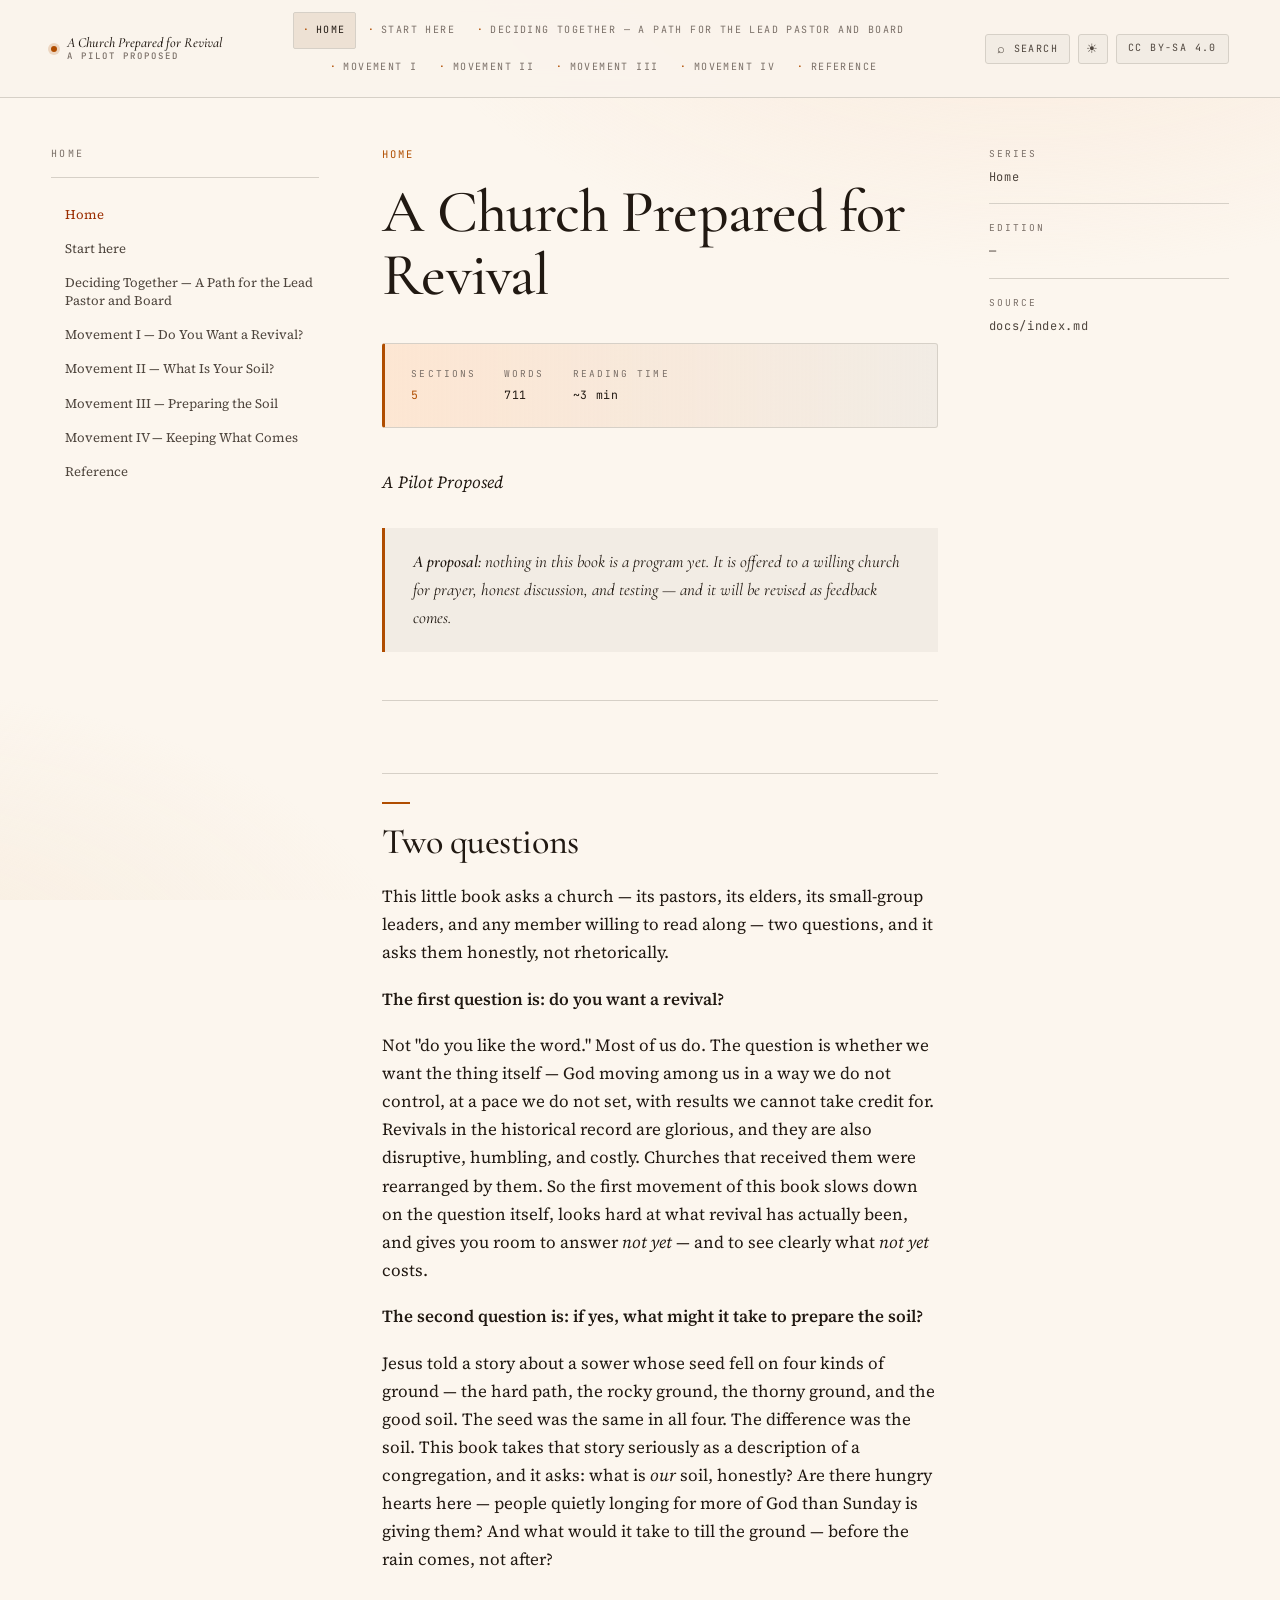
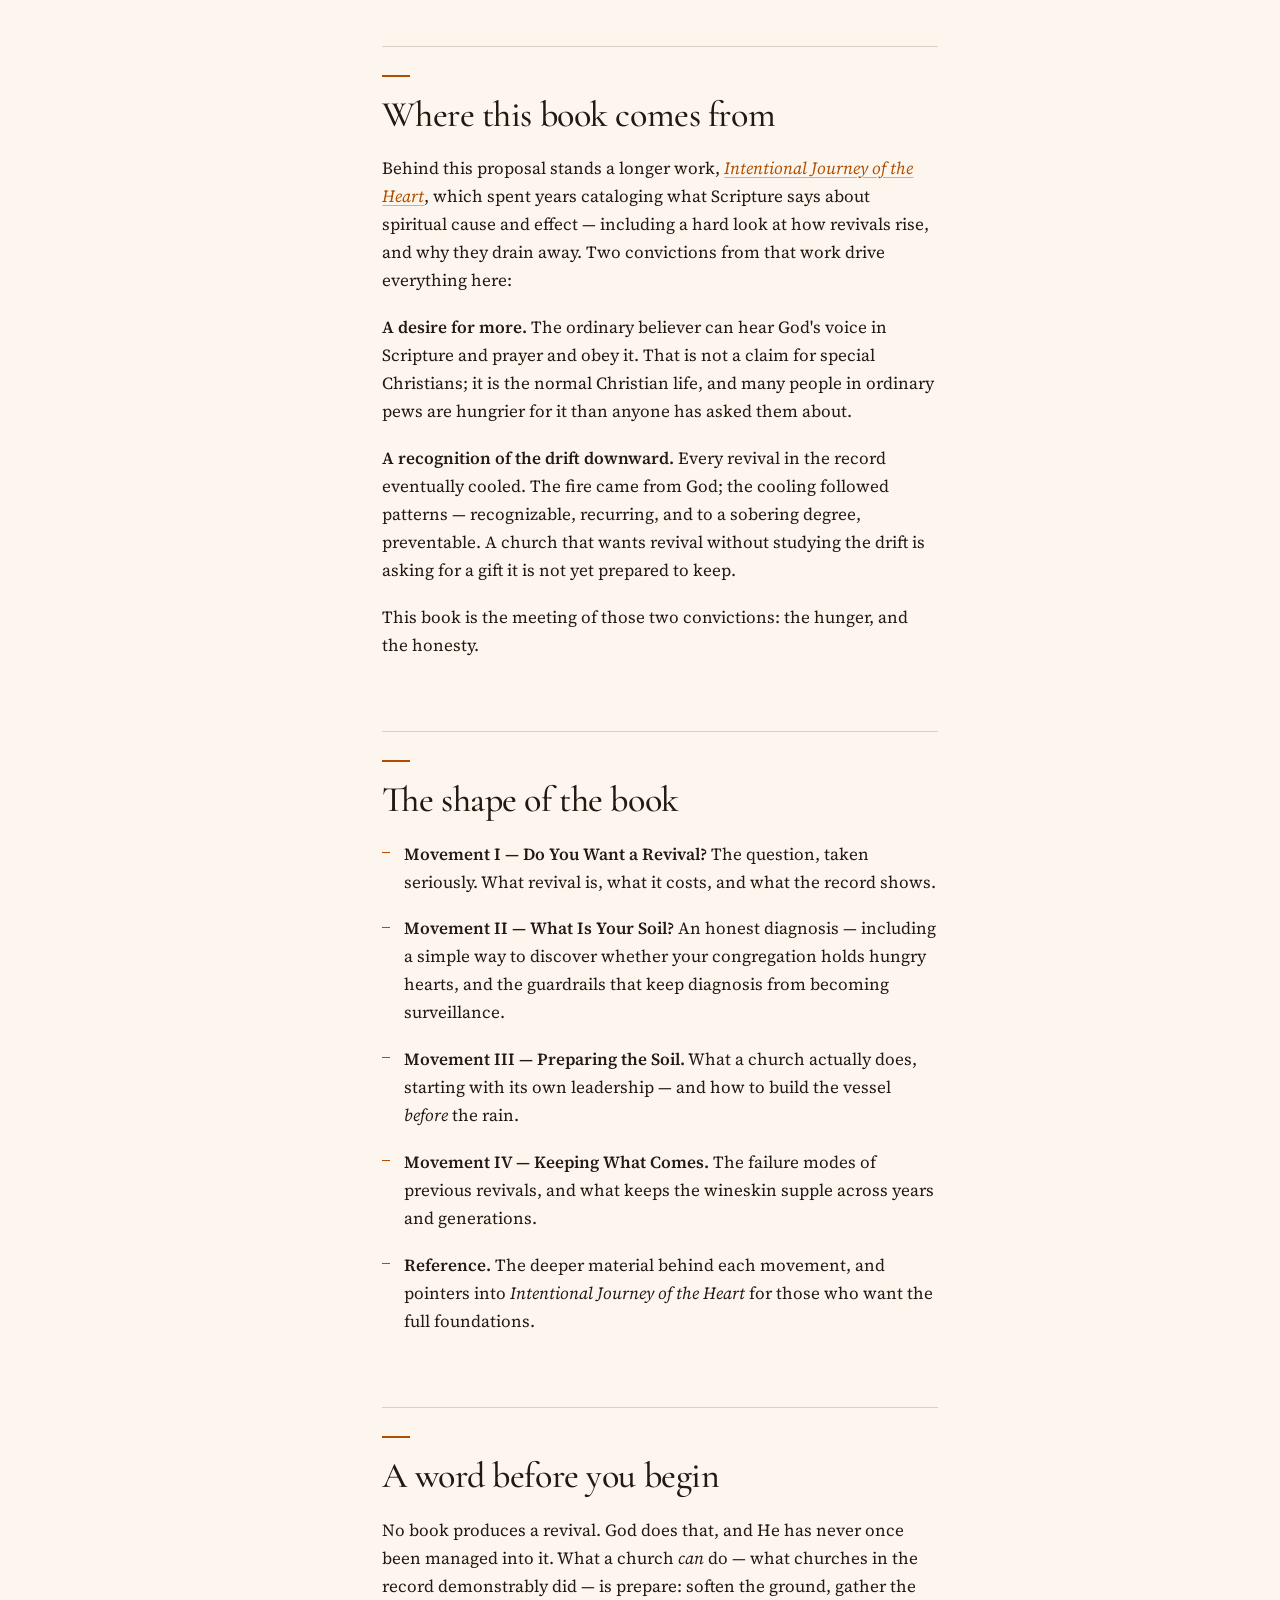
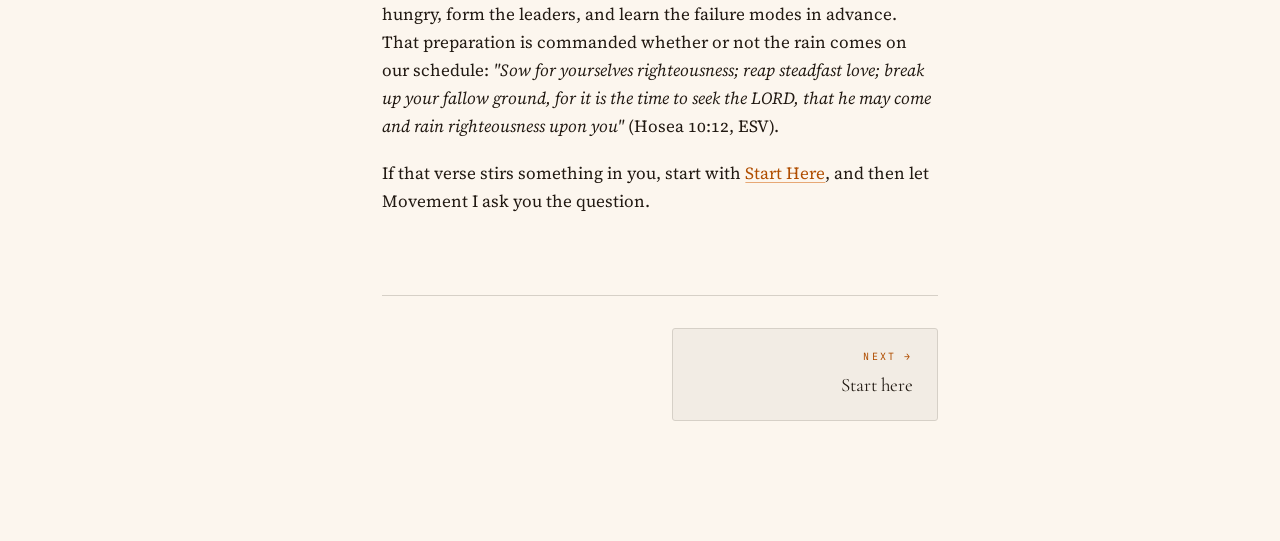
<file: index.html>
<!doctype html>
<html lang="en">
<head>
<meta charset="utf-8" />
<meta name="viewport" content="width=device-width,initial-scale=1" />
<title>A Church Prepared for Revival — A Pilot Proposed</title>
<script>
  // Single-page reader. Everything is rendered from markdown by reader.html.
  // Relative redirect so it works on GitHub Pages served from /repo-name/.
  location.replace('reader.html#docs/index.md');
</script>
</head>
<body>
<noscript><a href="reader.html#docs/index.md">Enter the reader for A Church Prepared for Revival</a></noscript>
</body>
</html>
</file>
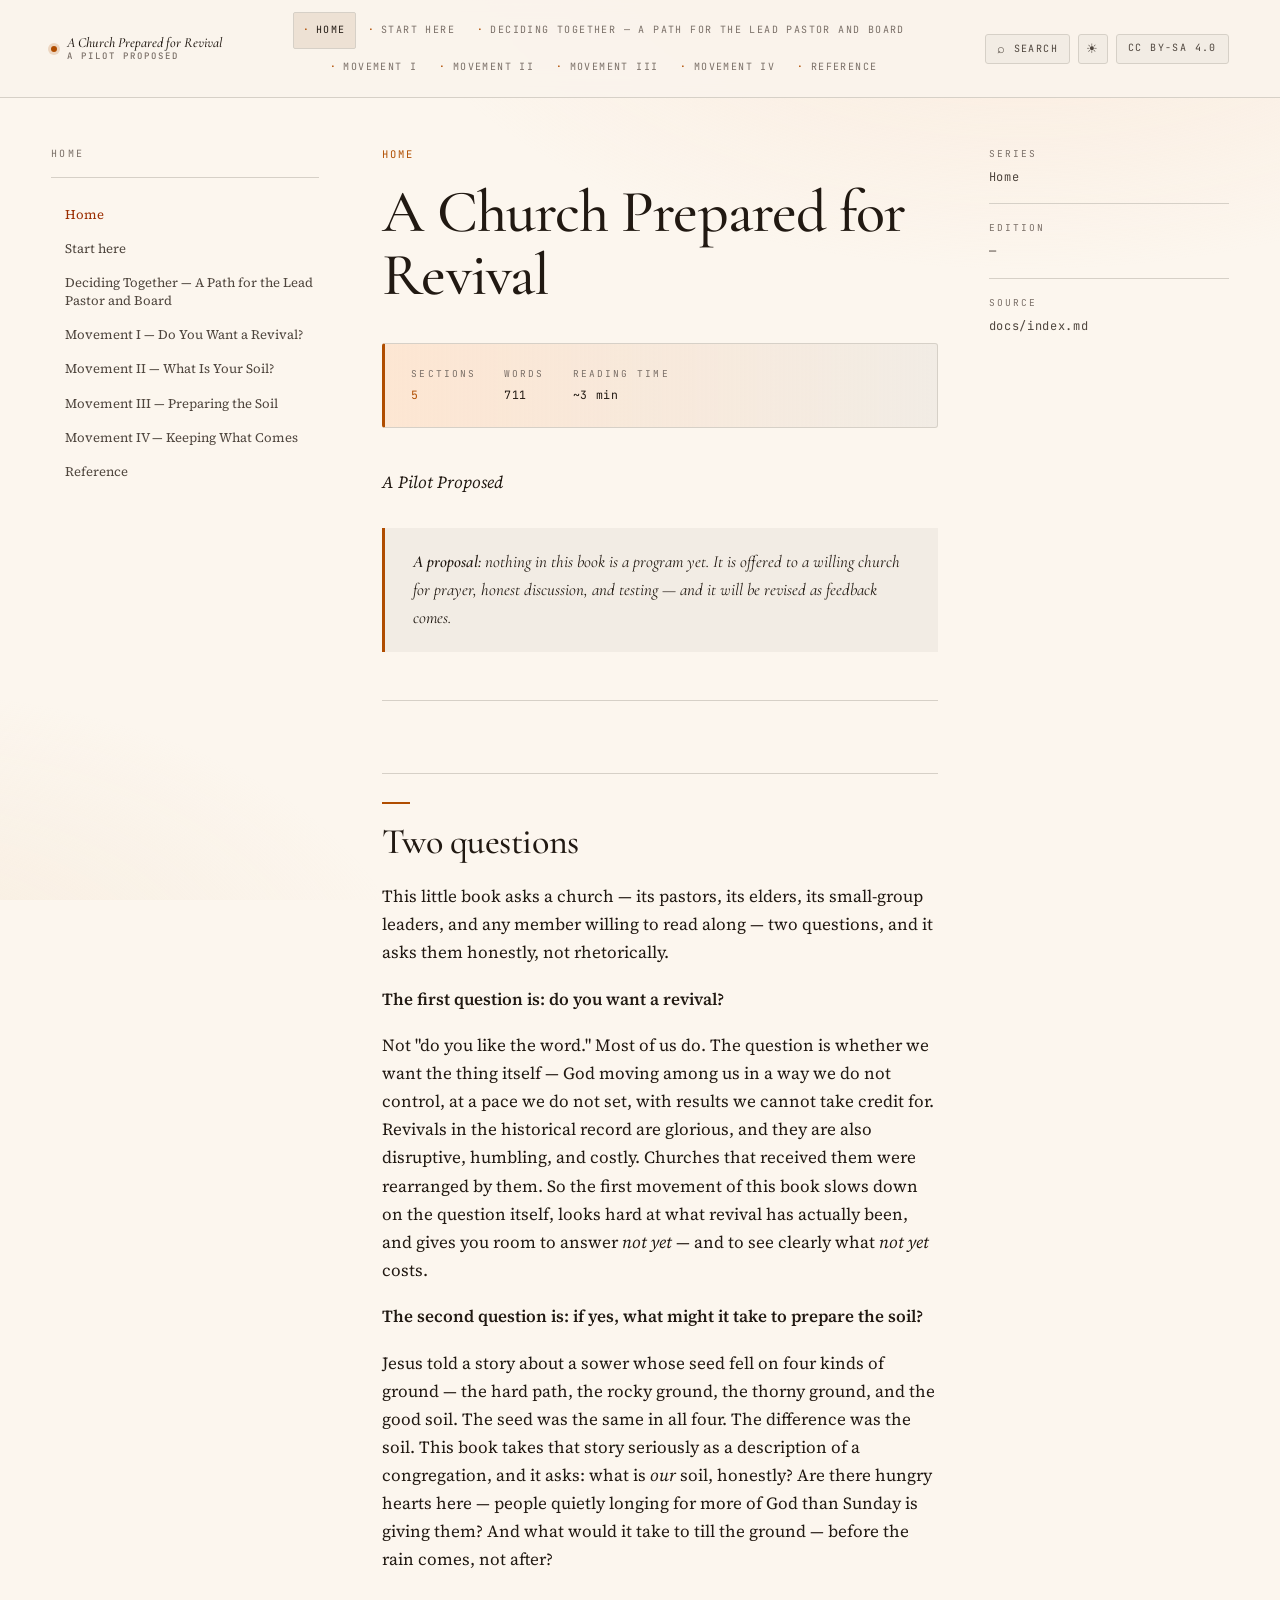
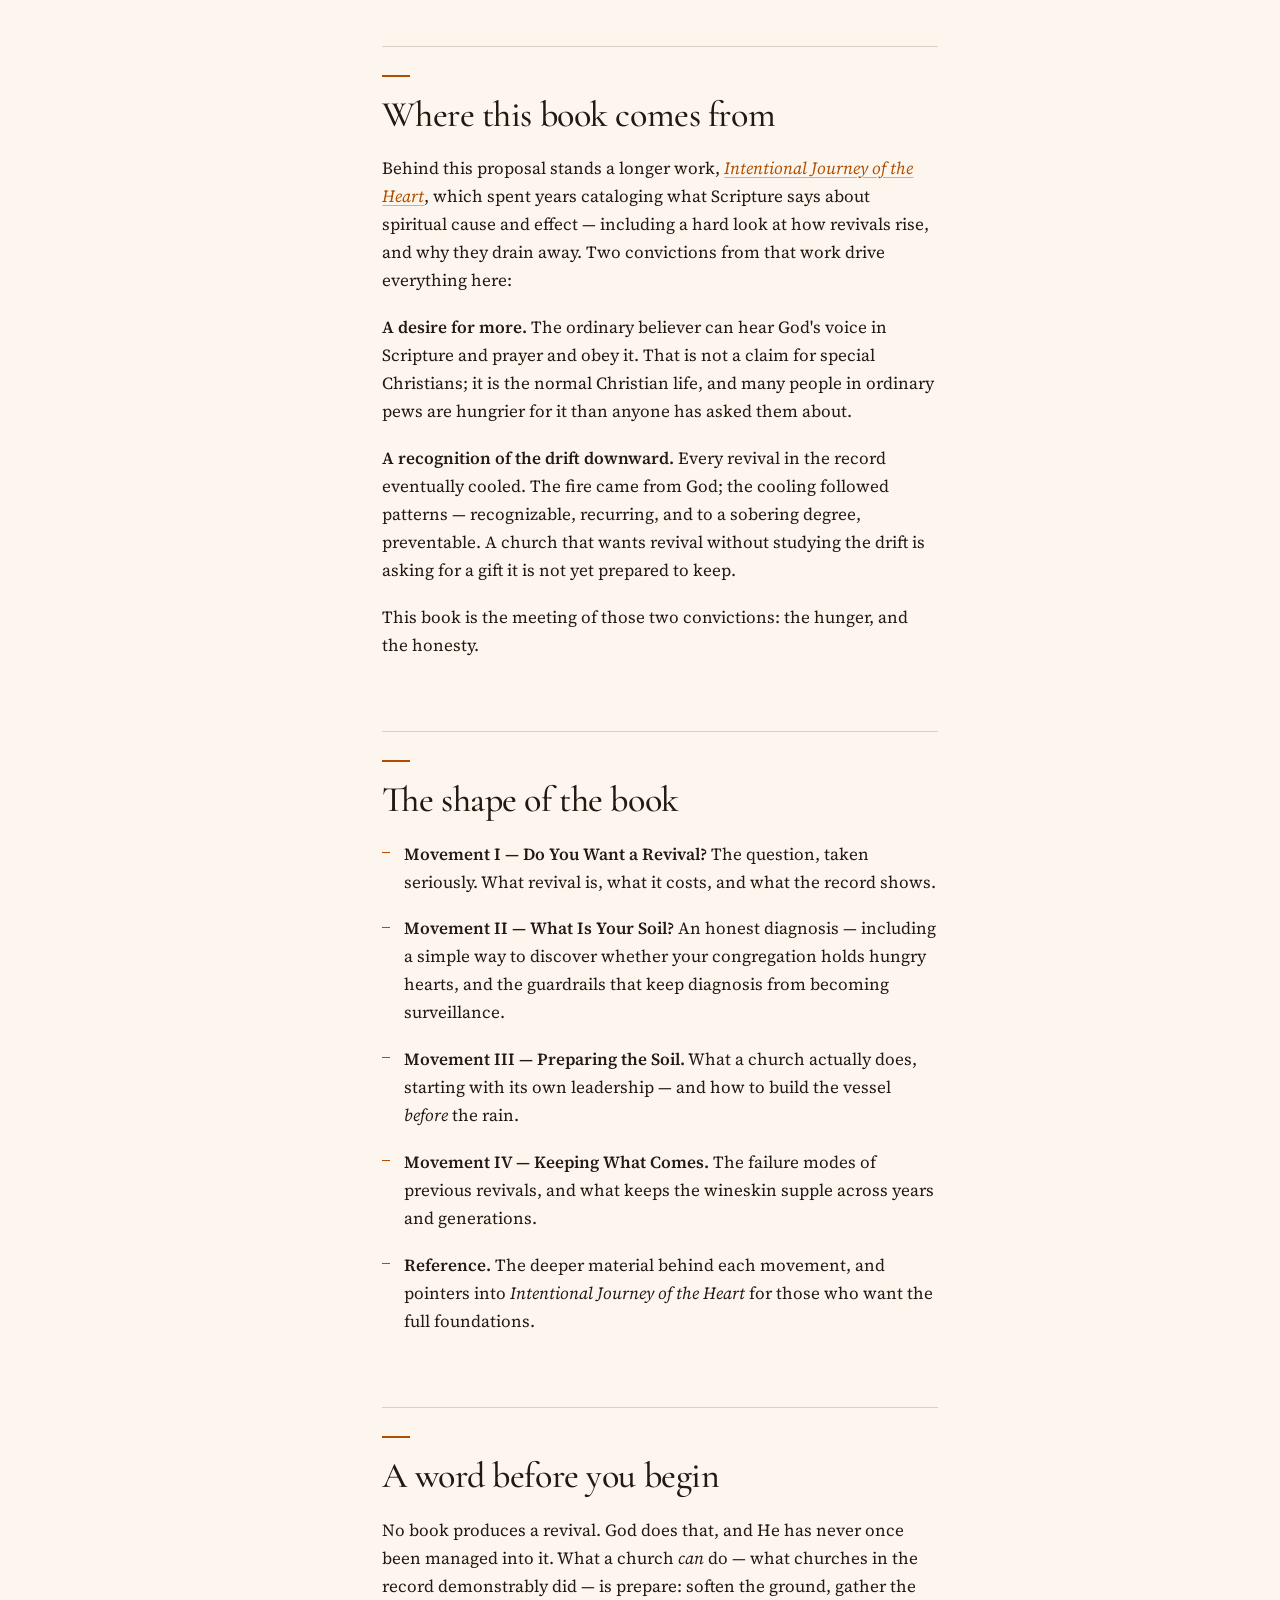
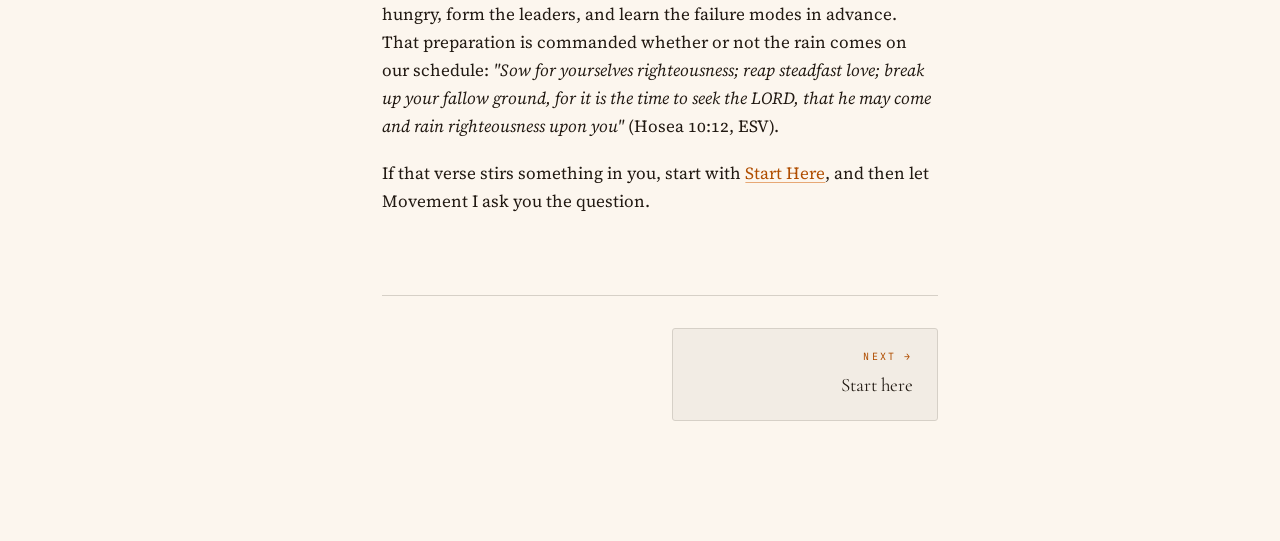
<file: reader.html>
<!doctype html>
<html lang="en">
<head>
<meta charset="utf-8" />
<meta name="viewport" content="width=device-width,initial-scale=1" />
<title>Reader — A Church Prepared for Revival</title>
<link rel="preconnect" href="https://fonts.googleapis.com" />
<link rel="preconnect" href="https://fonts.gstatic.com" crossorigin />
<link href="https://fonts.googleapis.com/css2?family=Cormorant+Garamond:ital,wght@0,400;0,500;0,600;1,400;1,500&family=Source+Serif+4:ital,opsz,wght@0,8..60,400;0,8..60,500;0,8..60,600;1,8..60,400;1,8..60,500&family=JetBrains+Mono:wght@400;500;600&family=Inter+Tight:wght@400;500;600&display=swap" rel="stylesheet" />
<link rel="stylesheet" href="styles.css" />
<script>(function(){try{var k='foth-theme',s=localStorage.getItem(k),d=window.matchMedia&&matchMedia('(prefers-color-scheme: dark)').matches;document.documentElement.setAttribute('data-theme',s||(d?'dark':'light'));}catch(e){}})();</script>
<style>
  /* Reader-specific tweaks */
  .reader-prose h1 {
    font-family: var(--display);
    font-weight: 500;
    font-size: clamp(38px, 5vw, 60px);
    line-height: 1.05;
    letter-spacing: -0.015em;
    margin: 0 0 36px;
    color: var(--text);
  }
  .reader-prose h1 em { font-style: italic; color: var(--accent); font-weight: 400; }
  .reader-prose h2 {
    font-family: var(--display);
    font-weight: 500;
    font-size: 32px;
    line-height: 1.15;
    letter-spacing: -0.012em;
    margin: 56px 0 20px;
    color: var(--text);
  }
  .reader-prose h2 em { font-style: italic; color: var(--accent); font-weight: 400; }
  .reader-prose h3 {
    font-family: var(--display);
    font-weight: 500;
    font-size: 26px;
    line-height: 1.2;
    margin: 44px 0 16px;
    color: var(--text);
    letter-spacing: -0.008em;
  }
  .reader-prose h4 {
    font-family: var(--display);
    font-weight: 500;
    font-style: italic;
    font-size: 21px;
    margin: 36px 0 14px;
    color: var(--text);
    letter-spacing: -0.004em;
  }
  .reader-prose h5, .reader-prose h6 {
    font-family: var(--mono);
    font-size: 11px;
    letter-spacing: 0.22em;
    text-transform: uppercase;
    color: var(--accent);
    margin: 32px 0 12px;
    font-weight: 500;
  }
  .reader-prose p {
    margin: 0 0 1.1em;
    color: var(--text);
    font-size: 17px;
    line-height: 1.65;
  }
  .reader-prose p strong { color: var(--text); font-weight: 600; }
  .reader-prose p em { font-style: italic; }
  .reader-prose a {
    color: var(--accent);
    text-decoration: underline;
    text-decoration-color: var(--accent-dim);
    text-underline-offset: 3px;
  }
  .reader-prose a:hover { color: var(--accent-2); }
  .reader-prose ul, .reader-prose ol {
    margin: 0 0 1.2em;
    padding-left: 1.4em;
  }
  .reader-prose ul { list-style: none; padding-left: 0; }
  .reader-prose ul > li {
    position: relative;
    padding-left: 22px;
    margin-bottom: 0.55em;
    line-height: 1.6;
  }
  .reader-prose ul > li::before {
    content: "";
    position: absolute;
    left: 0;
    top: 0.7em;
    width: 8px;
    height: 1px;
    background: var(--accent);
  }
  .reader-prose ol > li {
    margin-bottom: 0.55em;
    line-height: 1.6;
  }
  .reader-prose ol > li::marker {
    color: var(--accent);
    font-family: var(--mono);
    font-size: 0.9em;
  }
  .reader-prose ul ul, .reader-prose ol ol, .reader-prose ul ol, .reader-prose ol ul {
    margin-top: 0.5em;
    margin-bottom: 0.5em;
  }
  .reader-prose blockquote {
    margin: 32px 0;
    padding: 20px 28px;
    border-left: 3px solid var(--accent);
    background: var(--bg-2);
    font-family: var(--display);
    font-style: italic;
    font-size: 19px;
    color: var(--text);
    line-height: 1.45;
  }
  .reader-prose blockquote p { margin: 0 0 0.7em; }
  .reader-prose blockquote p:last-child { margin-bottom: 0; }
  .reader-prose pre {
    background: var(--bg-2);
    border: 1px solid var(--rule-soft);
    border-radius: 3px;
    padding: 16px 20px;
    overflow-x: auto;
    font-family: var(--mono);
    font-size: 13px;
    line-height: 1.55;
    color: var(--text-mid);
    margin: 24px 0;
  }
  .reader-prose code:not(pre code) {
    font-family: var(--mono);
    font-size: 0.88em;
    background: var(--bg-2);
    padding: 1px 6px;
    border-radius: 2px;
    color: var(--accent-2);
    border: 1px solid var(--rule-soft);
  }
  .reader-prose table {
    width: 100%;
    border-collapse: collapse;
    margin: 32px 0;
    font-size: 14.5px;
  }
  .reader-prose table th {
    text-align: left;
    font-family: var(--mono);
    font-size: 10px;
    letter-spacing: 0.18em;
    text-transform: uppercase;
    color: var(--accent);
    padding: 12px 14px 12px 0;
    border-bottom: 1px solid var(--rule);
    font-weight: 500;
  }
  .reader-prose table td {
    padding: 14px 14px 14px 0;
    border-bottom: 1px solid var(--rule-soft);
    color: var(--text-mid);
    vertical-align: top;
    line-height: 1.55;
  }
  .reader-prose table td:first-child { color: var(--text); font-weight: 500; }
  .reader-prose hr {
    border: 0;
    border-top: 1px solid var(--rule-soft);
    margin: 48px 0;
  }
  .reader-prose .admonition {
    margin: 28px 0;
    padding: 20px 24px;
    background: var(--bg-2);
    border-left: 3px solid var(--cool);
    border-radius: 3px;
  }
  .reader-prose .admonition.danger,
  .reader-prose .admonition.warning { border-left-color: var(--rose); }
  .reader-prose .admonition.tip,
  .reader-prose .admonition.note,
  .reader-prose .admonition.info { border-left-color: var(--cool); }
  .reader-prose .admonition.success { border-left-color: var(--leaf); }
  .reader-prose .admonition.quote { border-left-color: var(--accent); font-style: italic; font-family: var(--display); font-size: 18px; }
  .reader-prose .admonition-title {
    font-family: var(--mono);
    font-size: 10px;
    letter-spacing: 0.22em;
    text-transform: uppercase;
    color: var(--accent);
    margin-bottom: 10px;
  }
  .reader-prose .admonition.danger .admonition-title,
  .reader-prose .admonition.warning .admonition-title { color: var(--rose); }
  .reader-prose .admonition p { margin: 0 0 0.7em; font-size: 15px; color: var(--text-mid); line-height: 1.6; }
  .reader-prose .admonition p:last-child { margin-bottom: 0; }

  .reader-prose .md-figure {
    margin: 40px -16px;
    padding: 0;
  }
  .reader-prose .md-figure img {
    display: block;
    width: 100%;
    height: auto;
    border-radius: 3px;
    border: 1px solid var(--rule-soft);
    background: var(--bg-2);
  }
  .reader-prose .md-figure figcaption {
    margin-top: 12px;
    padding: 0 8px;
    font-family: var(--mono);
    font-size: 11px;
    letter-spacing: 0.08em;
    color: var(--text-dim);
    line-height: 1.55;
    text-align: center;
  }
  .reader-prose .img-placeholder {
    display: block;
    margin: 32px 0;
    padding: 56px 32px;
    background: repeating-linear-gradient(135deg, var(--bg-2), var(--bg-2) 8px, var(--bg-3) 8px, var(--bg-3) 16px);
    border: 1px solid var(--rule-soft);
    border-radius: 3px;
    text-align: center;
    font-family: var(--mono);
    font-size: 11px;
    color: var(--text-dim);
    letter-spacing: 0.1em;
    word-break: break-all;
  }
  .reader-prose .img-placeholder .lbl {
    color: var(--accent);
    display: block;
    margin-bottom: 6px;
    font-size: 10px;
    letter-spacing: 0.24em;
    text-transform: uppercase;
  }

  /* sidebar nav uses existing .toc-sidebar but with chapter list */
  .ch-list { list-style: none; padding: 0; margin: 0; }
  .ch-list a {
    display: block;
    padding: 8px 0 8px 14px;
    border-left: 2px solid transparent;
    margin-left: -2px;
    color: var(--text-mid);
    text-decoration: none;
    font-size: 13px;
    line-height: 1.4;
    transition: color .15s, border-color .15s;
  }
  .ch-list a:hover { color: var(--text); }
  .ch-list a.current {
    color: var(--accent-2);
    border-left-color: var(--accent);
  }
  .ch-list .ch-section {
    font-family: var(--mono);
    font-size: 9.5px;
    letter-spacing: 0.22em;
    text-transform: uppercase;
    color: var(--text-dim);
    padding: 18px 0 8px;
    border-top: 1px solid var(--rule-soft);
    margin-top: 14px;
  }
  .ch-list li:first-child .ch-section { border-top: 0; margin-top: 0; padding-top: 6px; }

  .reader-loading {
    padding: 80px 0;
    text-align: center;
    color: var(--text-dim);
    font-family: var(--mono);
    font-size: 12px;
    letter-spacing: 0.18em;
    text-transform: uppercase;
  }
  .reader-error {
    margin: 48px 0;
    padding: 32px;
    border: 1px solid var(--rose);
    border-radius: 3px;
    color: var(--text);
    font-family: var(--mono);
    font-size: 13px;
    line-height: 1.6;
  }

  .chapter-meta {
    font-family: var(--mono);
    font-size: 10.5px;
    letter-spacing: 0.18em;
    text-transform: uppercase;
    color: var(--accent);
    margin-bottom: 18px;
    display: flex;
    gap: 18px;
    align-items: center;
  }
  .chapter-meta a {
    color: var(--text-dim);
    text-decoration: none;
  }
  .chapter-meta a:hover { color: var(--accent); }

  .chapter-foot {
    margin-top: 80px;
    padding-top: 32px;
    border-top: 1px solid var(--rule-soft);
    display: grid;
    grid-template-columns: 1fr 1fr;
    gap: 24px;
  }
  @media (max-width: 720px) { .chapter-foot { grid-template-columns: 1fr; } }
  .chapter-foot a {
    display: block;
    padding: 20px 24px;
    border: 1px solid var(--rule-soft);
    border-radius: 3px;
    background: var(--bg-2);
    color: var(--text);
    text-decoration: none;
    transition: background .15s, border-color .15s;
  }
  .chapter-foot a:hover { background: var(--bg-3); border-color: var(--accent-dim); }
  .chapter-foot .ar-lbl {
    font-family: var(--mono);
    font-size: 10px;
    letter-spacing: 0.22em;
    text-transform: uppercase;
    color: var(--accent);
    margin-bottom: 6px;
    display: block;
  }
  .chapter-foot .next { text-align: right; }
  .chapter-foot .ar-name {
    font-family: var(--display);
    font-size: 19px;
    color: var(--text);
    line-height: 1.25;
  }

  /* In-chapter outline (long-chapter mode) */
  .chapter-outline {
    margin-top: 8px;
  }
  .chapter-outline a {
    display: block;
    padding: 6px 0 6px 12px;
    border-left: 2px solid transparent;
    margin-left: -2px;
    color: var(--text-mid);
    text-decoration: none;
    font-family: var(--serif);
    font-size: 12.5px;
    line-height: 1.35;
    transition: color .15s, border-color .15s;
  }
  .chapter-outline a.h3 {
    padding-left: 26px;
    font-size: 11.5px;
    color: var(--text-dim);
  }
  .chapter-outline a:hover { color: var(--text); }
  .chapter-outline a.active {
    color: var(--accent-2);
    border-left-color: var(--accent);
  }

  /* Periodic Table & long-chapter h2 dividers */
  .reader-prose.long-chapter h2 {
    margin-top: 72px;
    padding-top: 28px;
    border-top: 1px solid var(--rule-soft);
    font-size: 36px;
    line-height: 1.1;
  }
  .reader-prose.long-chapter h2::before {
    content: "";
    display: block;
    width: 28px;
    height: 2px;
    background: var(--accent);
    margin-bottom: 18px;
  }
  .reader-prose.long-chapter h3 {
    margin-top: 44px;
  }

  /* Chapter banner for long chapters */
  .chapter-banner {
    margin: 28px 0 40px;
    padding: 22px 26px;
    background: linear-gradient(90deg, oklch(0.90 0.06 60 / 0.5), var(--bg-2));
    border: 1px solid var(--rule-soft);
    border-left: 3px solid var(--accent);
    border-radius: 3px;
    font-family: var(--mono);
    font-size: 11.5px;
    letter-spacing: 0.06em;
    color: var(--text-mid);
    display: flex;
    align-items: center;
    gap: 28px;
    flex-wrap: wrap;
  }
  .chapter-banner .cb-item {
    display: flex;
    flex-direction: column;
    gap: 4px;
  }
  .chapter-banner .cb-lbl {
    font-size: 9.5px;
    letter-spacing: 0.22em;
    text-transform: uppercase;
    color: var(--text-dim);
  }
  .chapter-banner .cb-val { color: var(--text); }
  .chapter-banner .cb-val.accent { color: var(--accent); }
</style>
</head>
<body>
<div class="progress" id="progress"></div>

<header class="topnav-wrap">
  <nav class="topnav">
    <a class="crest" href="reader.html#docs/index.md">
      <span class="dot"></span>
      <span class="crest-stack">
        <span class="work" id="crest-work">A Church Prepared for Revival</span>
        <span class="crest-sub" id="crest-sub">A Pilot Proposed</span>
      </span>
    </a>
    <div class="topnav-vols" id="topnav-vols"></div>
    <div class="topnav-tools">
      <button type="button" class="nav-btn" id="search-toggle" aria-label="Search"><span class="ico">⌕</span><span class="btn-label">Search</span></button>
      <button type="button" class="nav-btn icon-only" id="theme-toggle" aria-label="Toggle theme"><span class="ico">☀</span></button>
      <a class="nav-btn" id="license-link" href="https://creativecommons.org/licenses/by-sa/4.0/" target="_blank" rel="noopener"><span class="btn-label">CC BY-SA 4.0</span></a>
    </div>
  </nav>
</header>

<div class="search-overlay" id="search-overlay">
  <div class="search-panel">
    <div class="search-field">
      <span class="s-ico">⌕</span>
      <input type="text" class="search-input" id="search-input" placeholder="Search the curriculum…" autocomplete="off" />
      <span class="search-hint">Esc</span>
    </div>
    <div class="search-results" id="search-results"></div>
  </div>
</div>

<div class="shell">
  <aside class="toc-sidebar">
    <p class="toc-title" id="sidebar-title">Chapters</p>
    <nav id="chapter-nav">
      <ul class="ch-list" id="ch-list"></ul>
    </nav>
  </aside>

  <main id="content">
    <div class="prose-wide reader-prose" id="reader-body">
      <div class="reader-loading">Loading…</div>
    </div>
    <div class="chapter-foot" id="chapter-foot"></div>
  </main>

  <aside class="right-rail">
    <div class="rail-block">
      <div class="rail-label">Series</div>
      <div class="rail-value" id="rail-vol">—</div>
    </div>
    <div class="rail-block">
      <div class="rail-label">Edition</div>
      <div class="rail-value" id="rail-edition">—</div>
    </div>
    <div class="rail-block">
      <div class="rail-label">Source</div>
      <div class="rail-value" id="rail-source" style="word-break: break-all;">—</div>
    </div>
  </aside>
</div>

<script src="manifest.js"></script>
<script src="reader.js"></script>
</body>
</html>
</file>
<file: styles.css>
/* ---------- Tokens ---------- */
:root {
  --bg:        oklch(0.975 0.012 75);   /* warm paper cream */
  --bg-2:      oklch(0.945 0.012 75);   /* slightly deeper paper for cards */
  --bg-3:      oklch(0.915 0.012 75);   /* even deeper for tier/data panels */
  --card:      oklch(0.955 0.012 75);
  --rule:      oklch(0.72 0.020 75);    /* warm rule */
  --rule-soft: oklch(0.86 0.014 75);    /* hairline */
  --text:      oklch(0.22 0.018 60);    /* warm near-black */
  --text-mid:  oklch(0.40 0.018 60);
  --text-dim:  oklch(0.55 0.018 60);
  --accent:    oklch(0.54 0.15 50);     /* burnt-amber illumination */
  --accent-2:  oklch(0.46 0.16 45);     /* deeper amber for hover */
  --accent-dim:oklch(0.78 0.10 60);     /* soft amber for underline accents */
  --cool:      oklch(0.42 0.10 230);    /* indigo */
  --cool-dim:  oklch(0.65 0.06 230);
  --rose:      oklch(0.50 0.13 25);     /* cranberry for warnings */
  --leaf:      oklch(0.48 0.10 145);    /* forest for anchor tier */

  --serif: "Source Serif 4", "Source Serif Pro", Georgia, serif;
  --display: "Cormorant Garamond", "Source Serif 4", Georgia, serif;
  --mono: "JetBrains Mono", ui-monospace, "SF Mono", Menlo, monospace;
  --sans: "Inter Tight", system-ui, sans-serif;

  --col: 680px;
  --gutter: clamp(20px, 4vw, 56px);
}

/* ---------- Reset ---------- */
*, *::before, *::after { box-sizing: border-box; }
html { scroll-behavior: smooth; }
body {
  margin: 0;
  background: var(--bg);
  color: var(--text);
  font-family: var(--serif);
  font-size: 17.5px;
  line-height: 1.65;
  text-rendering: optimizeLegibility;
  -webkit-font-smoothing: antialiased;
  font-feature-settings: "kern", "liga", "onum";
}

::selection { background: var(--accent); color: var(--bg); }

/* Subtle warm paper tint */
body::before {
  content: "";
  position: fixed; inset: 0;
  pointer-events: none;
  background:
    radial-gradient(1100px 600px at 80% -10%, oklch(0.92 0.04 60 / 0.55), transparent 60%),
    radial-gradient(900px 500px at -10% 110%, oklch(0.93 0.03 75 / 0.55), transparent 60%);
  z-index: 0;
}
body > * { position: relative; z-index: 1; }

/* ---------- Reading progress ---------- */
.progress {
  position: fixed; top: 0; left: 0; height: 2px; width: 0;
  background: linear-gradient(90deg, var(--accent), var(--cool));
  z-index: 100;
  transition: width 0.1s linear;
}

/* ---------- Layout shell ---------- */
.shell {
  display: grid;
  grid-template-columns: 280px minmax(0, 1fr) 240px;
  gap: var(--gutter);
  max-width: 1400px;
  margin: 0 auto;
  padding: 48px var(--gutter) 120px;
}

@media (max-width: 1100px) {
  .shell { grid-template-columns: 220px minmax(0, 1fr); }
  .right-rail { display: none; }
}
@media (max-width: 800px) {
  .shell { grid-template-columns: 1fr; padding: 24px 20px 80px; }
  .toc-sidebar { display: none; }
}

/* ---------- Top nav ---------- */
.topnav-wrap {
  position: sticky;
  top: 0;
  z-index: 50;
  background: oklch(0.97 0.012 75 / 0.92);
  backdrop-filter: blur(12px);
  -webkit-backdrop-filter: blur(12px);
  border-bottom: 1px solid var(--rule-soft);
}
.topnav {
  display: flex;
  align-items: center;
  justify-content: space-between;
  gap: 16px;
  padding: 12px var(--gutter);
  max-width: 1400px;
  margin: 0 auto;
  font-family: var(--mono);
  font-size: 11px;
  letter-spacing: 0.14em;
  text-transform: uppercase;
  color: var(--text-dim);
}
.topnav .crest {
  display: inline-flex; align-items: center; gap: 10px;
  color: var(--text);
  text-decoration: none;
  white-space: nowrap;
  font-weight: 500;
  letter-spacing: 0.16em;
  flex: none;
}
.topnav .crest .dot {
  width: 6px; height: 6px; border-radius: 50%;
  background: var(--accent); box-shadow: 0 0 0 3px oklch(0.54 0.15 50 / 0.18);
}
.topnav .crest .work {
  font-family: var(--display);
  font-style: italic;
  font-size: 14px;
  letter-spacing: 0;
  text-transform: none;
  color: var(--text);
  font-weight: 500;
  white-space: nowrap;
}
.topnav .crest .crest-sub {
  font-size: 9px;
  letter-spacing: 0.22em;
  color: var(--text-dim);
  display: block;
  margin-top: 1px;
}
.topnav .crest .crest-stack { display: flex; flex-direction: column; line-height: 1.1; }

.topnav-vols {
  display: flex;
  gap: 2px;
  row-gap: 0;
  margin: 0 auto;
  flex-wrap: wrap;          /* never clip movements — wrap to a second row instead */
  justify-content: center;
  overflow-x: visible;
  scrollbar-width: none;
}
.topnav-vols::-webkit-scrollbar { display: none; }
.topnav-vols a {
  display: inline-flex;
  align-items: baseline;
  gap: 6px;
  padding: 9px 9px;
  color: var(--text-dim);
  text-decoration: none;
  font-size: 10px;
  letter-spacing: 0.14em;
  border: 1px solid transparent;
  border-radius: 2px;
  transition: color .15s, background .15s, border-color .15s;
  white-space: nowrap;
}
.topnav-vols a .v-num {
  color: var(--accent);
  font-weight: 600;
  font-size: 9.5px;
}
.topnav-vols a:hover {
  color: var(--text);
  background: oklch(0.91 0.018 75 / 0.7);
}
.topnav-vols a.current {
  color: var(--text);
  background: oklch(0.91 0.025 70 / 0.85);
  border-color: var(--rule-soft);
}
.topnav-vols a.current .v-num { color: var(--accent); }

.topnav-right {
  display: flex; gap: 16px; align-items: center;
  flex: none;
  color: var(--text-dim);
}
.topnav-right a {
  color: var(--text-dim);
  text-decoration: none;
  transition: color .15s;
}
.topnav-right a:hover { color: var(--accent); }

@media (max-width: 1400px) {
  .topnav-right { display: none; }
}
@media (max-width: 1180px) {
  .topnav .crest .crest-sub { display: none; }
}
@media (max-width: 1080px) {
  .topnav { flex-wrap: wrap; padding: 12px 18px; gap: 8px; }
  .topnav-vols { order: 3; width: 100%; padding-top: 6px; }
}

/* ---------- TOC sidebar ---------- */
.toc-sidebar {
  position: sticky;
  top: 48px;
  align-self: start;
  max-height: calc(100vh - 80px);
  overflow-y: auto;
  padding-right: 12px;
  scrollbar-width: thin;
  scrollbar-color: var(--rule) transparent;
}
.toc-sidebar::-webkit-scrollbar { width: 4px; }
.toc-sidebar::-webkit-scrollbar-thumb { background: var(--rule); border-radius: 2px; }

.toc-title {
  font-family: var(--mono);
  font-size: 10px;
  letter-spacing: 0.22em;
  text-transform: uppercase;
  color: var(--text-dim);
  margin: 0 0 20px;
  padding-bottom: 14px;
  border-bottom: 1px solid var(--rule-soft);
}
.toc ol { list-style: none; padding: 0; margin: 0; }
.toc > ol > li { margin-bottom: 18px; }
.toc a {
  display: block;
  color: var(--text-mid);
  text-decoration: none;
  font-size: 13.5px;
  line-height: 1.4;
  padding: 4px 0 4px 14px;
  border-left: 2px solid transparent;
  margin-left: -2px;
  transition: color .15s, border-color .15s;
}
.toc a:hover { color: var(--text); }
.toc a.active {
  color: var(--accent-2);
  border-left-color: var(--accent);
}
.toc .sub { padding-left: 18px; margin-top: 6px; }
.toc .sub a { font-size: 12.5px; color: var(--text-dim); }
.toc .num {
  font-family: var(--mono);
  font-size: 10.5px;
  color: var(--text-dim);
  margin-right: 8px;
  letter-spacing: 0.06em;
}

/* ---------- Right rail ---------- */
.right-rail {
  position: sticky;
  top: 48px;
  align-self: start;
  font-family: var(--mono);
  font-size: 11px;
  letter-spacing: 0.06em;
  color: var(--text-dim);
}
.rail-block { padding: 16px 0; border-top: 1px solid var(--rule-soft); }
.rail-block:first-child { border-top: 0; padding-top: 0; }
.rail-label { font-size: 9.5px; letter-spacing: 0.22em; text-transform: uppercase; color: var(--text-dim); margin-bottom: 6px; }
.rail-value { color: var(--text-mid); font-size: 12px; }

/* ---------- Hero ---------- */
.hero {
  padding: 40px 0 60px;
  border-bottom: 1px solid var(--rule-soft);
  margin-bottom: 64px;
}
.eyebrow {
  font-family: var(--mono);
  font-size: 11px;
  letter-spacing: 0.32em;
  text-transform: uppercase;
  color: var(--accent);
  margin-bottom: 22px;
  display: flex; align-items: center; gap: 14px;
}
.eyebrow .line { flex: none; width: 36px; height: 1px; background: var(--accent); opacity: .7; }

h1.title {
  font-family: var(--display);
  font-weight: 500;
  font-size: clamp(48px, 6.5vw, 92px);
  line-height: 0.95;
  letter-spacing: -0.02em;
  margin: 0 0 28px;
  color: var(--text);
}
h1.title em {
  font-style: italic;
  color: var(--accent);
  font-weight: 400;
}
.subtitle {
  font-family: var(--display);
  font-style: italic;
  font-size: clamp(20px, 2.2vw, 26px);
  font-weight: 400;
  color: var(--text-mid);
  margin: 0 0 36px;
  max-width: 620px;
  line-height: 1.35;
}
.meta-row {
  display: flex;
  flex-wrap: wrap;
  gap: 28px 48px;
  padding-top: 28px;
  border-top: 1px solid var(--rule-soft);
  font-family: var(--mono);
  font-size: 11.5px;
  letter-spacing: 0.05em;
}
.meta-item { display: flex; flex-direction: column; gap: 4px; }
.meta-item .lbl { font-size: 9.5px; letter-spacing: 0.22em; text-transform: uppercase; color: var(--text-dim); }
.meta-item .val { color: var(--text-mid); font-size: 13px; }

/* ---------- Hero key claim ---------- */
.key-claim {
  margin-top: 64px;
  padding: 36px 40px;
  background: linear-gradient(180deg, oklch(0.95 0.018 75), oklch(0.93 0.018 75));
  border-left: 3px solid var(--accent);
  border-radius: 2px;
  position: relative;
}
.key-claim::before {
  content: "";
  position: absolute;
  inset: 0;
  border: 1px solid var(--rule-soft);
  border-left: 0;
  pointer-events: none;
}
.key-claim .label {
  font-family: var(--mono);
  font-size: 10px;
  letter-spacing: 0.28em;
  text-transform: uppercase;
  color: var(--accent);
  margin-bottom: 14px;
}
.key-claim .text {
  font-family: var(--display);
  font-size: clamp(26px, 3vw, 34px);
  line-height: 1.25;
  color: var(--text);
  font-weight: 400;
  letter-spacing: -0.005em;
  margin: 0;
}
.key-claim .text em { font-style: italic; color: var(--accent-2); }

/* ---------- Section structure ---------- */
.part {
  padding-top: 80px;
  margin-top: 60px;
  border-top: 1px solid var(--rule-soft);
}
.part:first-of-type { border-top: 0; margin-top: 0; padding-top: 24px; }

.part-header {
  margin-bottom: 48px;
}
.part-num {
  font-family: var(--mono);
  font-size: 10.5px;
  letter-spacing: 0.28em;
  text-transform: uppercase;
  color: var(--accent);
  margin-bottom: 16px;
  display: flex; align-items: center; gap: 14px;
}
.part-num::before {
  content: "";
  width: 24px; height: 1px; background: var(--accent);
}
h2.part-title {
  font-family: var(--display);
  font-weight: 500;
  font-size: clamp(38px, 4.6vw, 60px);
  line-height: 1;
  letter-spacing: -0.015em;
  margin: 0 0 18px;
  color: var(--text);
}
h2.part-title em { font-style: italic; color: var(--accent); font-weight: 400; }
.part-deck {
  font-family: var(--display);
  font-style: italic;
  font-size: 21px;
  line-height: 1.4;
  color: var(--text-mid);
  max-width: 640px;
  margin: 0;
}

/* ---------- Body prose ---------- */
.prose { max-width: var(--col); }
.prose-wide { max-width: 880px; }

.prose h3 {
  font-family: var(--display);
  font-weight: 500;
  font-size: 30px;
  line-height: 1.15;
  color: var(--text);
  margin: 64px 0 22px;
  letter-spacing: -0.01em;
}
.prose h3 .h-num {
  font-family: var(--mono);
  font-size: 12px;
  color: var(--accent);
  letter-spacing: 0.18em;
  margin-right: 14px;
  vertical-align: 0.18em;
  font-weight: 400;
}
.prose h4 {
  font-family: var(--display);
  font-weight: 500;
  font-style: italic;
  font-size: 23px;
  color: var(--text);
  margin: 44px 0 16px;
  letter-spacing: -0.005em;
}
.prose h5 {
  font-family: var(--mono);
  font-size: 11px;
  letter-spacing: 0.22em;
  text-transform: uppercase;
  color: var(--accent);
  margin: 36px 0 14px;
  font-weight: 500;
}

.prose p { margin: 0 0 1.1em; color: var(--text); }
.prose p strong { color: var(--text); font-weight: 600; }
.prose p em { color: var(--accent-2); font-style: italic; }

.prose a { color: var(--accent); text-decoration: underline; text-decoration-color: var(--accent-dim); text-underline-offset: 3px; }
.prose a:hover { color: var(--accent-2); }

.prose ul, .prose ol { margin: 0 0 1.2em; padding-left: 1.4em; }
.prose ul li, .prose ol li { margin-bottom: 0.55em; }
.prose ul { list-style: none; padding-left: 0; }
.prose ul > li {
  position: relative; padding-left: 22px;
}
.prose ul > li::before {
  content: "";
  position: absolute;
  left: 0; top: 0.72em;
  width: 8px; height: 1px;
  background: var(--accent);
}

.drop-cap::first-letter {
  font-family: var(--display);
  float: left;
  font-size: 5em;
  line-height: 0.85;
  margin: 0.05em 0.1em -0.08em 0;
  color: var(--accent);
  font-weight: 500;
}

/* ---------- Pull quotes & emphasis ---------- */
.pullquote {
  margin: 48px -20px;
  padding: 32px 36px;
  font-family: var(--display);
  font-style: italic;
  font-size: clamp(22px, 2.4vw, 28px);
  line-height: 1.3;
  color: var(--text);
  border-left: 3px solid var(--accent);
  position: relative;
}
.pullquote::before {
  content: "";
  position: absolute;
  top: 0; left: 0;
  width: 60%; height: 1px;
  background: linear-gradient(90deg, var(--accent), transparent);
}
.pullquote .attr {
  display: block;
  margin-top: 18px;
  font-family: var(--mono);
  font-style: normal;
  font-size: 11px;
  letter-spacing: 0.18em;
  text-transform: uppercase;
  color: var(--text-dim);
}

.callout {
  margin: 32px 0;
  padding: 24px 28px;
  background: var(--card);
  border: 1px solid var(--rule-soft);
  border-radius: 3px;
  font-size: 16px;
  line-height: 1.6;
  color: var(--text-mid);
}
.callout .lbl {
  display: block;
  font-family: var(--mono);
  font-size: 10px;
  letter-spacing: 0.22em;
  text-transform: uppercase;
  color: var(--accent);
  margin-bottom: 8px;
}

/* ---------- Visual: registry table ---------- */
.viz {
  margin: 56px 0;
  padding: 40px;
  background: var(--bg-2);
  border: 1px solid var(--rule-soft);
  border-radius: 4px;
  position: relative;
  overflow: hidden;
}
.viz::before {
  content: "";
  position: absolute; top: 0; left: 0; right: 0; height: 2px;
  background: linear-gradient(90deg, var(--accent), var(--cool), transparent);
}
.viz-eyebrow {
  font-family: var(--mono);
  font-size: 10px;
  letter-spacing: 0.28em;
  text-transform: uppercase;
  color: var(--accent);
  margin-bottom: 10px;
}
.viz-title {
  font-family: var(--display);
  font-size: 28px;
  font-weight: 500;
  margin: 0 0 8px;
  color: var(--text);
}
.viz-deck {
  font-family: var(--display);
  font-style: italic;
  color: var(--text-mid);
  margin: 0 0 28px;
  font-size: 16px;
}

.reg-table {
  width: 100%;
  border-collapse: collapse;
  font-family: var(--mono);
  font-size: 13px;
}
.reg-table th {
  text-align: left;
  font-weight: 500;
  font-size: 10px;
  letter-spacing: 0.18em;
  text-transform: uppercase;
  color: var(--text-dim);
  padding: 12px 14px 12px 0;
  border-bottom: 1px solid var(--rule);
}
.reg-table td {
  padding: 16px 14px 16px 0;
  border-bottom: 1px solid var(--rule-soft);
  color: var(--text-mid);
  vertical-align: top;
}
.reg-table tr:last-child td { border-bottom: 0; }
.reg-table tr.total td {
  border-top: 2px solid var(--accent);
  border-bottom: 0;
  color: var(--text);
  font-weight: 600;
  padding-top: 18px;
}
.reg-table td.vol { color: var(--text); }
.reg-table .num-big { font-size: 18px; color: var(--text); }
.bar {
  display: inline-block;
  height: 4px;
  background: var(--accent);
  vertical-align: middle;
  margin-right: 8px;
  border-radius: 2px;
}

/* ---------- 3-tier card ---------- */
.tier-grid {
  display: grid;
  grid-template-columns: repeat(3, 1fr);
  gap: 16px;
  margin: 36px 0 0;
}
@media (max-width: 720px) { .tier-grid { grid-template-columns: 1fr; } }

.tier {
  padding: 26px 24px 28px;
  background: var(--bg-3);
  border: 1px solid var(--rule-soft);
  border-radius: 3px;
  position: relative;
  overflow: hidden;
}
.tier .stripe {
  position: absolute; top: 0; left: 0; right: 0; height: 3px;
}
.tier-1 .stripe { background: var(--leaf); }
.tier-2 .stripe { background: var(--cool); }
.tier-3 .stripe { background: var(--rose); }
.tier .tier-label {
  font-family: var(--mono);
  font-size: 10px;
  letter-spacing: 0.22em;
  text-transform: uppercase;
  color: var(--text-dim);
  margin: 0 0 8px;
}
.tier .tier-name {
  font-family: var(--display);
  font-size: 24px;
  font-weight: 500;
  color: var(--text);
  margin: 0 0 4px;
}
.tier .tier-range {
  font-family: var(--mono);
  font-size: 12px;
  color: var(--accent);
  margin-bottom: 18px;
  letter-spacing: 0.04em;
}
.tier-1 .tier-range { color: var(--leaf); }
.tier-2 .tier-range { color: var(--cool); }
.tier-3 .tier-range { color: var(--rose); }
.tier .tier-body {
  font-size: 14px;
  line-height: 1.55;
  color: var(--text-mid);
  margin: 0 0 16px;
}
.tier .tier-rule {
  padding-top: 14px;
  border-top: 1px solid var(--rule-soft);
  font-family: var(--mono);
  font-size: 11px;
  color: var(--text-dim);
  letter-spacing: 0.02em;
  line-height: 1.5;
}
.tier .tier-rule strong { color: var(--text); display: block; font-size: 10px; letter-spacing: 0.22em; text-transform: uppercase; margin-bottom: 4px; font-weight: 600; }

/* ---------- Numbered claim grid (5 things follow) ---------- */
.claims-grid {
  display: grid;
  grid-template-columns: 1fr;
  gap: 0;
  margin: 48px 0;
  counter-reset: claim;
}
.claim-row {
  display: grid;
  grid-template-columns: 80px 1fr;
  gap: 24px;
  padding: 32px 0;
  border-top: 1px solid var(--rule-soft);
  counter-increment: claim;
}
.claim-row:last-child { border-bottom: 1px solid var(--rule-soft); }
.claim-row .num {
  font-family: var(--display);
  font-size: 54px;
  font-weight: 400;
  font-style: italic;
  color: var(--accent);
  line-height: 0.9;
  letter-spacing: -0.02em;
}
.claim-row .num::before { content: counter(claim, decimal-leading-zero); }
.claim-row h4 {
  font-family: var(--display);
  font-size: 24px;
  margin: 0 0 12px;
  color: var(--text);
  font-weight: 500;
  font-style: normal;
  line-height: 1.2;
}
.claim-row p {
  margin: 0 0 0.8em;
  color: var(--text-mid);
  font-size: 16px;
  line-height: 1.62;
}
.claim-row p:last-child { margin-bottom: 0; }
.claim-row p strong { color: var(--text); }

/* ---------- Four Connects diagram ---------- */
.connects {
  margin: 48px 0;
  padding: 36px;
  background: var(--bg-2);
  border: 1px solid var(--rule-soft);
  border-radius: 4px;
}
.connects-grid {
  display: grid;
  grid-template-columns: repeat(4, 1fr);
  gap: 1px;
  background: var(--rule-soft);
  border: 1px solid var(--rule-soft);
}
@media (max-width: 720px) { .connects-grid { grid-template-columns: 1fr 1fr; } }
.connect {
  background: var(--bg-2);
  padding: 24px 20px;
  position: relative;
}
.connect .step {
  font-family: var(--mono);
  font-size: 10px;
  letter-spacing: 0.2em;
  color: var(--accent);
  margin-bottom: 8px;
}
.connect h5 {
  font-family: var(--display);
  font-size: 22px;
  font-weight: 500;
  color: var(--text);
  margin: 0 0 10px;
  letter-spacing: -0.01em;
}
.connect p {
  font-size: 13.5px;
  line-height: 1.55;
  color: var(--text-mid);
  margin: 0;
}
.connect-flow {
  display: flex; align-items: center; justify-content: center;
  gap: 12px;
  margin-top: 24px;
  font-family: var(--mono);
  font-size: 10.5px;
  letter-spacing: 0.18em;
  color: var(--text-dim);
}
.connect-flow .arrow { color: var(--accent); }

/* ---------- Two-column succession ---------- */
.two-col {
  display: grid;
  grid-template-columns: 1fr 1fr;
  gap: 16px;
  margin: 36px 0;
}
@media (max-width: 720px) { .two-col { grid-template-columns: 1fr; } }
.role-card {
  background: var(--bg-2);
  border: 1px solid var(--rule-soft);
  border-radius: 3px;
  padding: 30px 28px;
}
.role-card .role-label {
  font-family: var(--mono);
  font-size: 10px;
  letter-spacing: 0.22em;
  text-transform: uppercase;
  color: var(--accent);
  margin-bottom: 10px;
}
.role-card h4 {
  font-family: var(--display);
  font-size: 28px;
  margin: 0 0 16px;
  color: var(--text);
  font-weight: 500;
  font-style: normal;
}
.role-card .role-kind {
  font-family: var(--mono);
  font-size: 11px;
  color: var(--text-dim);
  letter-spacing: 0.08em;
  margin-bottom: 18px;
  padding-bottom: 18px;
  border-bottom: 1px solid var(--rule-soft);
}
.role-card .role-kind strong { color: var(--accent-2); }
.role-card ul { margin-top: 0; }
.role-card ul li { font-size: 14.5px; line-height: 1.55; color: var(--text-mid); }
.role-card .role-named {
  margin-top: 20px;
  padding-top: 18px;
  border-top: 1px solid var(--rule-soft);
  font-family: var(--mono);
  font-size: 12px;
  color: var(--text-mid);
  letter-spacing: 0.02em;
}
.role-card .role-named .nm { color: var(--text); font-weight: 600; font-size: 14px; display: block; margin-top: 4px; }

/* ---------- Rule of Life ---------- */
.rule-block {
  margin: 80px -20px;
  padding: 64px 48px;
  background:
    radial-gradient(800px 400px at 50% 0%, oklch(0.90 0.06 60 / 0.45), transparent 70%),
    linear-gradient(180deg, oklch(0.95 0.020 75), oklch(0.93 0.022 75));
  border: 1px solid var(--rule-soft);
  border-radius: 4px;
  position: relative;
}
.rule-block::before, .rule-block::after {
  content: "§";
  position: absolute;
  font-family: var(--display);
  color: var(--accent);
  font-size: 36px;
  line-height: 1;
}
.rule-block::before { top: 20px; left: 50%; transform: translateX(-50%); }
.rule-block::after  { bottom: 20px; left: 50%; transform: translateX(-50%); }

.rule-eyebrow {
  font-family: var(--mono);
  font-size: 10px;
  letter-spacing: 0.32em;
  text-transform: uppercase;
  color: var(--accent);
  text-align: center;
  margin-bottom: 14px;
}
.rule-title {
  font-family: var(--display);
  font-size: clamp(36px, 4vw, 52px);
  font-weight: 500;
  text-align: center;
  color: var(--text);
  margin: 0 0 16px;
  letter-spacing: -0.015em;
  font-style: italic;
}
.rule-deck {
  text-align: center;
  font-family: var(--display);
  font-style: italic;
  color: var(--text-mid);
  font-size: 17px;
  max-width: 540px;
  margin: 0 auto 48px;
  line-height: 1.4;
}

.rule-intro {
  font-family: var(--display);
  font-size: 22px;
  font-style: italic;
  text-align: center;
  color: var(--accent-2);
  max-width: 620px;
  margin: 0 auto 40px;
  line-height: 1.4;
}

.rule-list {
  max-width: 720px;
  margin: 0 auto;
  list-style: none;
  padding: 0;
  counter-reset: rule;
}
.rule-list li {
  counter-increment: rule;
  position: relative;
  padding: 22px 0 22px 56px;
  border-top: 1px solid var(--rule-soft);
  font-size: 16.5px;
  line-height: 1.6;
  color: var(--text);
}
.rule-list li:first-child { border-top: 0; }
.rule-list li::before {
  content: counter(rule, decimal-leading-zero);
  position: absolute;
  left: 0; top: 24px;
  font-family: var(--mono);
  font-size: 11px;
  color: var(--accent);
  letter-spacing: 0.06em;
}
.rule-list li em { color: var(--accent-2); font-style: italic; }
.rule-list li strong { color: var(--text); font-weight: 600; }

/* ---------- Signature block ---------- */
.sig {
  margin: 60px 0 0;
  padding: 40px 0;
  border-top: 1px solid var(--rule-soft);
  display: grid;
  grid-template-columns: 1fr 1fr;
  gap: 36px;
}
@media (max-width: 720px) { .sig { grid-template-columns: 1fr; } }
.sig-line {
  font-family: var(--mono);
  font-size: 11px;
  color: var(--text-dim);
  letter-spacing: 0.08em;
}
.sig-line .label {
  display: block;
  font-size: 10px;
  letter-spacing: 0.22em;
  text-transform: uppercase;
  color: var(--accent);
  margin-bottom: 14px;
}
.sig-line .underline {
  display: block;
  border-bottom: 1px solid var(--rule);
  height: 28px;
  margin-bottom: 10px;
}

/* ---------- Detail / collapse ---------- */
details.long {
  margin: 32px 0;
  padding: 0;
  border: 1px solid var(--rule-soft);
  background: var(--bg-2);
  border-radius: 3px;
}
details.long > summary {
  list-style: none;
  cursor: pointer;
  padding: 18px 24px;
  font-family: var(--mono);
  font-size: 11px;
  letter-spacing: 0.18em;
  text-transform: uppercase;
  color: var(--accent);
  display: flex; align-items: center; justify-content: space-between;
  user-select: none;
}
details.long > summary::-webkit-details-marker { display: none; }
details.long > summary::after {
  content: "+";
  font-family: var(--mono);
  font-size: 18px;
  color: var(--accent);
  transition: transform 0.2s;
}
details.long[open] > summary::after { content: "−"; }
details.long > .det-body {
  padding: 0 24px 24px;
  border-top: 1px solid var(--rule-soft);
  padding-top: 20px;
}
details.long > .det-body p {
  font-size: 15.5px;
  color: var(--text-mid);
  line-height: 1.65;
}

/* ---------- Volume map mini ---------- */
.vol-map {
  display: grid;
  grid-template-columns: repeat(6, 1fr);
  gap: 1px;
  background: var(--rule-soft);
  border: 1px solid var(--rule-soft);
  margin: 32px 0;
}
@media (max-width: 720px) { .vol-map { grid-template-columns: repeat(2, 1fr); } }
.vol-cell {
  background: var(--bg-2);
  padding: 18px 14px;
  text-align: left;
}
.vol-cell.current {
  background: linear-gradient(180deg, oklch(0.90 0.06 60 / 0.5), oklch(0.92 0.04 60 / 0.3));
  border-left: 2px solid var(--accent);
}
.vol-cell .vol-num {
  font-family: var(--mono);
  font-size: 10px;
  letter-spacing: 0.18em;
  color: var(--text-dim);
  margin-bottom: 6px;
}
.vol-cell.current .vol-num { color: var(--accent); }
.vol-cell .vol-name {
  font-family: var(--display);
  font-size: 15px;
  color: var(--text-mid);
  line-height: 1.2;
}
.vol-cell.current .vol-name { color: var(--text); font-weight: 500; }

/* ---------- Footnote-ish small print ---------- */
.smallprint {
  font-family: var(--mono);
  font-size: 11px;
  color: var(--text-dim);
  line-height: 1.6;
  letter-spacing: 0.02em;
  margin-top: 56px;
  padding-top: 32px;
  border-top: 1px solid var(--rule-soft);
  font-style: normal;
}
.smallprint em { font-style: italic; color: var(--text-mid); }

/* ---------- Misc ---------- */
hr.divider {
  border: 0;
  border-top: 1px solid var(--rule-soft);
  margin: 56px 0;
}
.center-divider {
  text-align: center;
  font-family: var(--display);
  color: var(--accent);
  font-size: 24px;
  margin: 48px 0;
  letter-spacing: 1em;
  padding-left: 1em;
}

/* ---------- Single-column page (no sidebars) ---------- */
.shell-single {
  max-width: 1080px;
  margin: 0 auto;
  padding: 48px var(--gutter) 120px;
}
.shell-single .hero { padding-top: 24px; }

/* ---------- Volume landing pages ---------- */
.vol-badge {
  display: inline-flex;
  align-items: center;
  gap: 12px;
  padding: 8px 14px;
  border: 1px solid var(--rule);
  border-radius: 2px;
  background: var(--bg-2);
  font-family: var(--mono);
  font-size: 10.5px;
  letter-spacing: 0.22em;
  text-transform: uppercase;
  color: var(--text-mid);
  margin-bottom: 24px;
}
.vol-badge .num {
  font-family: var(--display);
  font-size: 18px;
  font-style: italic;
  color: var(--accent);
  letter-spacing: 0;
  font-weight: 500;
}

/* TOC card grid for volume landing pages */
.toc-card-list {
  display: grid;
  grid-template-columns: 1fr;
  gap: 0;
  margin: 40px 0;
  border-top: 1px solid var(--rule-soft);
}
.toc-card {
  display: grid;
  grid-template-columns: 60px 1fr auto;
  gap: 24px;
  align-items: center;
  padding: 22px 8px;
  border-bottom: 1px solid var(--rule-soft);
  color: var(--text);
  text-decoration: none;
  transition: background .15s, padding .15s;
}
.toc-card:hover {
  background: oklch(0.91 0.018 75 / 0.7);
  padding-left: 18px;
  padding-right: 18px;
}
.toc-card .ix {
  font-family: var(--mono);
  font-size: 11px;
  color: var(--accent);
  letter-spacing: 0.06em;
}
.toc-card .label {
  font-family: var(--display);
  font-size: 21px;
  color: var(--text);
  line-height: 1.25;
  font-weight: 500;
  letter-spacing: -0.005em;
}
.toc-card .label .sub {
  display: block;
  font-family: var(--serif);
  font-size: 14px;
  color: var(--text-mid);
  margin-top: 4px;
  font-weight: 400;
  font-style: italic;
}
.toc-card .arrow {
  color: var(--text-dim);
  font-family: var(--mono);
  font-size: 14px;
  transition: color .15s, transform .15s;
}
.toc-card:hover .arrow { color: var(--accent); transform: translateX(4px); }

/* Section header for grouped lists */
.toc-section-head {
  font-family: var(--mono);
  font-size: 10px;
  letter-spacing: 0.28em;
  text-transform: uppercase;
  color: var(--accent);
  margin: 56px 0 16px;
  padding-bottom: 12px;
  border-bottom: 1px solid var(--rule-soft);
  display: flex;
  align-items: baseline;
  justify-content: space-between;
}
.toc-section-head .count {
  font-family: var(--mono);
  font-size: 10px;
  color: var(--text-dim);
  letter-spacing: 0.06em;
}

/* Source-of-truth banner */
.live-banner {
  margin: 40px 0;
  padding: 24px 28px;
  background: linear-gradient(90deg, oklch(0.90 0.06 60 / 0.55), oklch(0.95 0.020 75));
  border: 1px solid var(--rule);
  border-left: 3px solid var(--accent);
  border-radius: 3px;
  display: flex;
  align-items: center;
  justify-content: space-between;
  gap: 24px;
  flex-wrap: wrap;
}
.live-banner .lb-label {
  font-family: var(--mono);
  font-size: 10px;
  letter-spacing: 0.22em;
  text-transform: uppercase;
  color: var(--accent);
  margin-bottom: 6px;
}
.live-banner .lb-text {
  font-family: var(--display);
  font-style: italic;
  font-size: 18px;
  color: var(--text);
  line-height: 1.3;
}
.live-banner .lb-link {
  flex: none;
  padding: 12px 20px;
  border: 1px solid var(--accent);
  color: var(--accent);
  font-family: var(--mono);
  font-size: 11px;
  letter-spacing: 0.18em;
  text-transform: uppercase;
  text-decoration: none;
  transition: background .15s, color .15s;
}
.live-banner .lb-link:hover {
  background: var(--accent);
  color: var(--bg);
}

/* Reading paths grid (home page) */
.paths-grid {
  display: grid;
  grid-template-columns: repeat(2, 1fr);
  gap: 1px;
  background: var(--rule-soft);
  border: 1px solid var(--rule-soft);
  margin: 40px 0;
}
@media (max-width: 720px) { .paths-grid { grid-template-columns: 1fr; } }
.path-card {
  background: var(--bg-2);
  padding: 30px 28px;
  text-decoration: none;
  color: var(--text);
  transition: background .15s;
  display: block;
}
.path-card:hover { background: var(--bg-3); }
.path-card .lbl {
  font-family: var(--mono);
  font-size: 10px;
  letter-spacing: 0.22em;
  text-transform: uppercase;
  color: var(--accent);
  margin-bottom: 12px;
}
.path-card h4 {
  font-family: var(--display);
  font-size: 24px;
  margin: 0 0 12px;
  color: var(--text);
  font-weight: 500;
  font-style: normal;
  letter-spacing: -0.005em;
  line-height: 1.2;
}
.path-card p {
  font-size: 14.5px;
  line-height: 1.55;
  color: var(--text-mid);
  margin: 0 0 12px;
}
.path-card .path-route {
  font-family: var(--mono);
  font-size: 11px;
  color: var(--text-dim);
  letter-spacing: 0.08em;
  line-height: 1.5;
  display: block;
  margin-top: 14px;
  padding-top: 14px;
  border-top: 1px solid var(--rule-soft);
}
.path-card .path-route .arr { color: var(--accent); margin: 0 6px; }

/* Volume index list on Home */
.home-vols {
  display: grid;
  grid-template-columns: 1fr;
  gap: 0;
  margin: 40px 0;
  border-top: 1px solid var(--rule-soft);
}
.home-vol {
  display: grid;
  grid-template-columns: 90px 1fr auto;
  gap: 24px;
  align-items: baseline;
  padding: 28px 8px;
  border-bottom: 1px solid var(--rule-soft);
  color: var(--text);
  text-decoration: none;
  transition: background .15s, padding .15s;
}
.home-vol:hover { background: oklch(0.91 0.018 75 / 0.7); padding-left: 20px; padding-right: 20px; }
.home-vol .v {
  font-family: var(--display);
  font-size: 36px;
  font-style: italic;
  color: var(--accent);
  line-height: 1;
  letter-spacing: -0.02em;
}
.home-vol .nm {
  font-family: var(--display);
  font-size: 26px;
  color: var(--text);
  font-weight: 500;
  line-height: 1.15;
  letter-spacing: -0.01em;
}
.home-vol .nm .ds {
  display: block;
  font-family: var(--serif);
  font-style: italic;
  font-size: 15px;
  color: var(--text-mid);
  margin-top: 6px;
  font-weight: 400;
  line-height: 1.5;
}
.home-vol .meta {
  font-family: var(--mono);
  font-size: 10px;
  letter-spacing: 0.22em;
  text-transform: uppercase;
  color: var(--text-dim);
  text-align: right;
}
.home-vol .meta .arrow {
  display: block;
  font-size: 16px;
  margin-top: 4px;
  color: var(--accent);
}
.home-vol.current {
  background: linear-gradient(90deg, oklch(0.90 0.06 60 / 0.5), transparent);
  border-left: 2px solid var(--accent);
  padding-left: 16px;
}
.home-vol.current .meta { color: var(--accent); }

/* Footer breadcrumb */
.foot-nav {
  margin-top: 120px;
  padding-top: 40px;
  border-top: 1px solid var(--rule-soft);
  display: flex;
  justify-content: space-between;
  flex-wrap: wrap;
  gap: 32px;
}
.foot-nav a {
  font-family: var(--display);
  font-size: 21px;
  color: var(--text-mid);
  text-decoration: none;
  font-style: italic;
  display: inline-flex;
  flex-direction: column;
  transition: color .15s;
}
.foot-nav a:hover { color: var(--accent); }
.foot-nav a .lbl {
  font-family: var(--mono);
  font-size: 10px;
  letter-spacing: 0.22em;
  text-transform: uppercase;
  color: var(--text-dim);
  font-style: normal;
  margin-bottom: 6px;
}
.foot-nav .next { text-align: right; align-items: flex-end; }

.foot-copy {
  margin-top: 60px;
  padding-top: 24px;
  border-top: 1px solid var(--rule-soft);
  font-family: var(--mono);
  font-size: 11px;
  letter-spacing: 0.04em;
  color: var(--text-dim);
  display: flex;
  justify-content: space-between;
  flex-wrap: wrap;
  gap: 24px;
}

/* end of styles */
.md-figure {
  margin: 40px -16px;
}
.md-figure img {
  display: block;
  width: 100%;
  height: auto;
  border-radius: 3px;
  border: 1px solid var(--rule-soft);
  background: var(--bg-2);
}
.md-figure figcaption {
  margin-top: 12px;
  padding: 0 8px;
  font-family: var(--mono);
  font-size: 11px;
  letter-spacing: 0.05em;
  color: var(--text-dim);
  line-height: 1.55;
  text-align: center;
}

/* =====================================================================
   FotH additions to the IJH warm reader
   (1) Dark mode  (2) Responsive scrolling tables  (3) Search  (4) Toggle
   ===================================================================== */

/* ---------- (1) Dark mode — warm dark paper, same hues ---------- */
[data-theme="dark"] {
  --bg:        oklch(0.20 0.012 75);   /* warm near-black paper */
  --bg-2:      oklch(0.24 0.012 75);
  --bg-3:      oklch(0.28 0.013 75);
  --card:      oklch(0.25 0.012 75);
  --rule:      oklch(0.42 0.020 75);
  --rule-soft: oklch(0.33 0.014 75);
  --text:      oklch(0.93 0.012 80);   /* warm paper-white ink */
  --text-mid:  oklch(0.78 0.014 80);
  --text-dim:  oklch(0.62 0.016 80);
  --accent:    oklch(0.78 0.13 65);    /* brighter amber for dark ground */
  --accent-2:  oklch(0.85 0.11 70);
  --accent-dim:oklch(0.55 0.10 60);
  --cool:      oklch(0.70 0.09 230);
  --rose:      oklch(0.70 0.12 25);
  --leaf:      oklch(0.72 0.10 145);
}
[data-theme="dark"] body::before {
  background:
    radial-gradient(1100px 600px at 80% -10%, oklch(0.30 0.04 60 / 0.40), transparent 60%),
    radial-gradient(900px 500px at -10% 110%, oklch(0.28 0.03 75 / 0.40), transparent 60%);
}
[data-theme="dark"] .topnav-wrap { background: oklch(0.21 0.012 75 / 0.92); }
[data-theme="dark"] ::selection { background: var(--accent); color: var(--bg); }
html { color-scheme: light; }
html[data-theme="dark"] { color-scheme: dark; }
/* Smooth the flip */
body, .topnav-wrap { transition: background-color .2s ease, color .2s ease; }

/* ---------- (2) Responsive scrolling tables (make-or-break) ----------
   reader.js wraps every rendered <table> in <div class="table-scroll">.
   Wide lesson-plan tables (e.g. the 5-col run sheet) scroll horizontally
   on narrow screens instead of clipping or overflowing the column. */
.table-scroll {
  width: 100%;
  max-width: 100%;
  overflow-x: auto;
  -webkit-overflow-scrolling: touch;
  overscroll-behavior-x: contain;
  margin: 32px 0;
  border: 1px solid var(--rule-soft);
  border-radius: 3px;
  background: var(--bg-2);
  /* fade hint on the right edge so users know there's more */
  background:
    linear-gradient(90deg, var(--bg-2) 30%, transparent),
    linear-gradient(90deg, transparent, var(--bg-2) 70%) 100% 0,
    radial-gradient(farthest-side at 0 50%, oklch(0.3 0.02 60 / 0.18), transparent),
    radial-gradient(farthest-side at 100% 50%, oklch(0.3 0.02 60 / 0.18), transparent) 100% 0;
  background-repeat: no-repeat;
  background-size: 40px 100%, 40px 100%, 14px 100%, 14px 100%;
  background-attachment: local, local, scroll, scroll;
  scrollbar-width: thin;
  scrollbar-color: var(--rule) transparent;
}
.table-scroll::-webkit-scrollbar { height: 8px; }
.table-scroll::-webkit-scrollbar-thumb { background: var(--rule); border-radius: 4px; }
/* table inside a scroller: don't collapse columns, allow natural width */
.reader-prose .table-scroll table {
  margin: 0;
  min-width: 100%;
  width: max-content;
  max-width: none;
}
.reader-prose .table-scroll th,
.reader-prose .table-scroll td {
  padding: 12px 16px;
  white-space: normal;
  min-width: 96px;       /* keeps narrow cells legible; wide prose cells wrap */
  vertical-align: top;
}
.reader-prose .table-scroll td:first-child,
.reader-prose .table-scroll th:first-child { padding-left: 18px; }
.reader-prose .table-scroll td:last-child,
.reader-prose .table-scroll th:last-child { padding-right: 18px; }
/* cells carrying long prose get room before they trigger scroll */
.reader-prose .table-scroll td { max-width: 460px; }
@media (max-width: 720px) {
  .table-scroll { margin-left: -20px; margin-right: -20px; width: calc(100% + 40px); max-width: none; border-radius: 0; border-left: 0; border-right: 0; }
}

/* ---------- (3) Search overlay ---------- */
.search-overlay {
  position: fixed; inset: 0; z-index: 200;
  display: none;
  background: oklch(0.20 0.02 60 / 0.45);
  backdrop-filter: blur(4px); -webkit-backdrop-filter: blur(4px);
  padding: 10vh 20px 20px;
}
.search-overlay.open { display: block; }
.search-panel {
  max-width: 680px; margin: 0 auto;
  background: var(--bg); border: 1px solid var(--rule);
  border-radius: 4px; box-shadow: 0 20px 60px oklch(0.2 0.02 60 / 0.25);
  overflow: hidden;
}
.search-field {
  display: flex; align-items: center; gap: 12px;
  padding: 18px 22px; border-bottom: 1px solid var(--rule-soft);
}
.search-field .s-ico { color: var(--accent); font-family: var(--mono); font-size: 14px; }
.search-input {
  flex: 1; border: 0; background: transparent; outline: 0;
  font-family: var(--display); font-size: 22px; color: var(--text);
}
.search-input::placeholder { color: var(--text-dim); font-style: italic; }
.search-hint {
  font-family: var(--mono); font-size: 9.5px; letter-spacing: 0.18em;
  text-transform: uppercase; color: var(--text-dim);
  border: 1px solid var(--rule-soft); border-radius: 3px; padding: 4px 7px;
}
.search-results { max-height: 60vh; overflow-y: auto; }
.search-results a {
  display: block; padding: 16px 22px; text-decoration: none;
  border-bottom: 1px solid var(--rule-soft); color: var(--text);
}
.search-results a:hover, .search-results a.sel { background: var(--bg-2); }
.search-results .sr-series {
  font-family: var(--mono); font-size: 9.5px; letter-spacing: 0.2em;
  text-transform: uppercase; color: var(--accent); margin-bottom: 5px;
}
.search-results .sr-title { font-family: var(--display); font-size: 19px; color: var(--text); line-height: 1.2; }
.search-results .sr-snip { font-size: 13.5px; color: var(--text-mid); margin-top: 5px; line-height: 1.5; }
.search-results mark { background: oklch(0.86 0.12 85 / 0.5); color: inherit; padding: 0 2px; border-radius: 2px; }
.search-empty { padding: 28px 22px; font-family: var(--mono); font-size: 12px; color: var(--text-dim); letter-spacing: 0.04em; }

/* ---------- (4) Header search button + theme toggle ---------- */
.topnav-tools { display: flex; align-items: center; gap: 8px; flex: none; }
.nav-btn {
  display: inline-flex; align-items: center; justify-content: center; gap: 7px;
  height: 30px; padding: 0 11px;
  background: var(--bg-2); border: 1px solid var(--rule-soft); border-radius: 3px;
  color: var(--text-mid); cursor: pointer; white-space: nowrap; text-decoration: none;
  font-family: var(--mono); font-size: 10px; letter-spacing: 0.14em; text-transform: uppercase;
  transition: color .15s, border-color .15s, background .15s;
}
.nav-btn:hover { color: var(--accent); border-color: var(--accent-dim); }
.nav-btn .ico { font-size: 13px; line-height: 1; }
.nav-btn.icon-only { width: 30px; padding: 0; }
@media (max-width: 1180px) { .nav-btn .btn-label { display: none; } .nav-btn { width: 30px; padding: 0; } }

/* ── PDF popup links + modal (ported from the IJH reader) ──────────── */
/* Inline suffix style, e.g. a "(pdf)" after a document name. */
a.pdf-popup {
  margin-left: 0.35em;
  font-size: 0.85em;
  font-weight: 500;
  color: var(--accent);
  text-decoration: underline;
  text-underline-offset: 2px;
  cursor: pointer;
  white-space: nowrap;
}
a.pdf-popup:hover,
a.pdf-popup:focus { color: var(--accent-2); text-decoration-thickness: 2px; }
/* Button call-to-action style. */
a.pdf-popup.md-button {
  margin-left: 0;
  font-size: 0.9rem;
  font-weight: 600;
  text-decoration: none;
  white-space: normal;
  display: inline-block;
  padding: 0.6em 1.2em;
  border: 1px solid var(--accent);
  border-radius: 4px;
  color: var(--accent);
}
a.pdf-popup.md-button:hover,
a.pdf-popup.md-button:focus { background: var(--accent); color: var(--bg); text-decoration: none; }

#pdf-popup-modal { position: fixed; inset: 0; z-index: 9999; display: none; }
#pdf-popup-modal.is-open { display: block; }
.pdf-popup-backdrop { position: absolute; inset: 0; background: rgba(0, 0, 0, 0.78); cursor: pointer; }
.pdf-popup-window {
  position: absolute;
  top: 6%; left: 8%;
  width: 84%; height: 88%;
  background: #ffffff;
  border-radius: 6px;
  box-shadow: 0 10px 40px rgba(0, 0, 0, 0.5);
  display: flex;
  flex-direction: column;
  overflow: hidden;
}
.pdf-popup-bar {
  display: flex;
  align-items: center;
  gap: 12px;
  padding: 8px 14px;
  background: #1e293b;
  color: #fff;
  font-size: 0.95em;
  flex: 0 0 auto;
}
.pdf-popup-title { flex: 1 1 auto; font-weight: 600; white-space: nowrap; overflow: hidden; text-overflow: ellipsis; }
.pdf-popup-hint { flex: 0 0 auto; font-size: 0.8em; font-style: italic; opacity: 0.75; white-space: nowrap; }
@media (max-width: 600px) { .pdf-popup-hint { display: none; } }
.pdf-popup-open { color: #93c5fd; text-decoration: underline; font-size: 0.9em; }
.pdf-popup-open:hover { color: #bfdbfe; }
.pdf-popup-close { background: none; border: none; color: #fff; font-size: 1.6em; line-height: 1; cursor: pointer; padding: 0 4px; }
.pdf-popup-close:hover { color: #f87171; }
.pdf-popup-frame { flex: 1 1 auto; width: 100%; border: none; background: #f5f5f5; }
</file>
